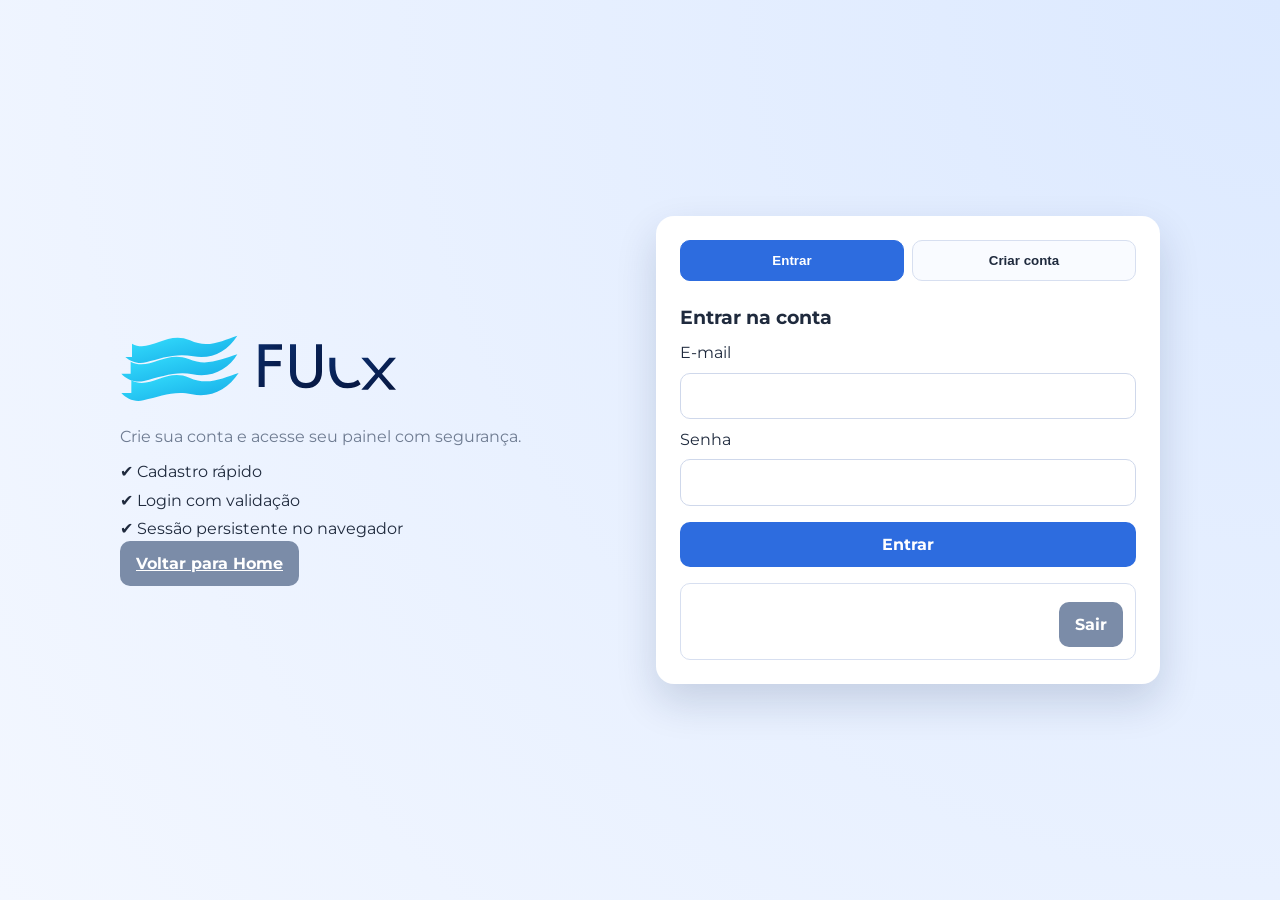
<file: auth.html>
<!DOCTYPE html>
<html lang="pt-BR">
<head>
  <meta charset="UTF-8" />
  <meta name="viewport" content="width=device-width, initial-scale=1.0" />
  <title>Fluxy - Cadastro e Login</title>
  <link rel="preconnect" href="https://fonts.googleapis.com" />
  <link rel="preconnect" href="https://fonts.gstatic.com" crossorigin />
  <link href="https://fonts.googleapis.com/css2?family=Montserrat:wght@400;500;600;700&display=swap" rel="stylesheet" />
  <link rel="stylesheet" href="styles/auth.css" />
</head>
<body>
  <main class="auth-layout">
    <section class="auth-hero">
      <img src="assets/fluxy-logo.svg" alt="Fluxy" class="logo-auth" />
      <p>Crie sua conta e acesse seu painel com segurança.</p>
      <ul>
        <li>✔ Cadastro rápido</li>
        <li>✔ Login com validação</li>
        <li>✔ Sessão persistente no navegador</li>
      </ul>
      <a class="btn btn-secondary" href="index.html">Voltar para Home</a>
    </section>

    <section class="auth-card" aria-live="polite">
      <div class="tabs" role="tablist" aria-label="Autenticação">
        <button id="tab-login" class="tab is-active" type="button" role="tab" aria-selected="true" aria-controls="panel-login">Entrar</button>
        <button id="tab-register" class="tab" type="button" role="tab" aria-selected="false" aria-controls="panel-register">Criar conta</button>
      </div>

      <form id="panel-login" class="form is-active" role="tabpanel" aria-labelledby="tab-login" novalidate>
        <h2>Entrar na conta</h2>
        <label for="login-email">E-mail</label>
        <input id="login-email" name="email" type="email" autocomplete="email" required />

        <label for="login-password">Senha</label>
        <input id="login-password" name="password" type="password" autocomplete="current-password" minlength="6" required />

        <button type="submit" class="btn">Entrar</button>
      </form>

      <form id="panel-register" class="form" role="tabpanel" aria-labelledby="tab-register" hidden novalidate>
        <h2>Criar conta</h2>
        <label for="register-name">Nome</label>
        <input id="register-name" name="name" type="text" autocomplete="name" minlength="2" required />

        <label for="register-email">E-mail</label>
        <input id="register-email" name="email" type="email" autocomplete="email" required />

        <label for="register-password">Senha</label>
        <input id="register-password" name="password" type="password" autocomplete="new-password" minlength="6" required />

        <label for="register-confirm">Confirmar senha</label>
        <input id="register-confirm" name="confirmPassword" type="password" autocomplete="new-password" minlength="6" required />

        <button type="submit" class="btn">Criar conta</button>
      </form>

      <div id="auth-message" class="message" hidden></div>
      <div id="session-box" class="session" hidden>
        <p id="session-text"></p>
        <button id="logout-btn" class="btn btn-secondary" type="button">Sair</button>
      </div>
    </section>
  </main>

  <script src="script.js"></script>
</body>
</html>
</file>
<file: styles/auth.css>
:root {
  --bg: #f3f7ff;
  --card: #ffffff;
  --primary: #2d6cdf;
  --primary-dark: #1e4fb0;
  --text: #1f2a3d;
  --muted: #6e7b91;
  --error: #d64545;
  --success: #188b4b;
}

* {
  box-sizing: border-box;
}

body {
  margin: 0;
  font-family: "Montserrat", sans-serif;
  background: radial-gradient(circle at top right, #dce9ff, var(--bg));
  color: var(--text);
  min-height: 100vh;
}

.auth-layout {
  min-height: 100vh;
  width: min(1040px, 92%);
  margin: 0 auto;
  display: grid;
  gap: 2rem;
  align-items: center;
  grid-template-columns: repeat(auto-fit, minmax(300px, 1fr));
  padding: 2rem 0;
}

.auth-hero h1 {
  margin: 0;
  font-size: clamp(2rem, 6vw, 3rem);
}

.auth-hero p {
  color: var(--muted);
  margin: 1rem 0;
}

.auth-hero ul {
  padding: 0;
  list-style: none;
  display: grid;
  gap: 0.6rem;
}

.auth-card {
  background: var(--card);
  border-radius: 18px;
  box-shadow: 0 18px 40px rgba(14, 39, 80, 0.16);
  padding: 1.5rem;
}

.tabs {
  display: grid;
  grid-template-columns: 1fr 1fr;
  gap: 0.5rem;
  margin-bottom: 1rem;
}

.tab {
  border: 1px solid #d7dff0;
  border-radius: 10px;
  background: #f9fbff;
  color: var(--text);
  font-weight: 600;
  padding: 0.75rem;
  cursor: pointer;
}

.tab.is-active {
  background: var(--primary);
  color: #fff;
  border-color: var(--primary);
}

.form {
  display: none;
}

.form.is-active {
  display: grid;
  gap: 0.65rem;
}

.form h2 {
  margin: 0.5rem 0 0.25rem;
  font-size: 1.2rem;
}

input {
  border: 1px solid #cfd8eb;
  border-radius: 10px;
  padding: 0.8rem;
  font: inherit;
}

input:focus {
  outline: 2px solid #b8cdff;
  border-color: var(--primary);
}

.btn {
  margin-top: 0.4rem;
  border: none;
  border-radius: 10px;
  padding: 0.8rem 1rem;
  font: inherit;
  font-weight: 700;
  color: #fff;
  background: var(--primary);
  cursor: pointer;
}

.btn:hover {
  background: var(--primary-dark);
}

.btn-secondary {
  background: #7b8ca8;
}

.btn-secondary:hover {
  background: #5d6f8d;
}

.message {
  margin-top: 1rem;
  padding: 0.75rem;
  border-radius: 10px;
  font-weight: 500;
}

.message.success {
  background: #e8f8ef;
  color: var(--success);
}

.message.error {
  background: #ffeaea;
  color: var(--error);
}

.session {
  margin-top: 1rem;
  border: 1px solid #d7dff0;
  border-radius: 10px;
  padding: 0.75rem;
  display: flex;
  align-items: center;
  justify-content: space-between;
  gap: 1rem;
}

.logo-auth {
  width: min(280px, 75vw);
  height: auto;
}
</file>
